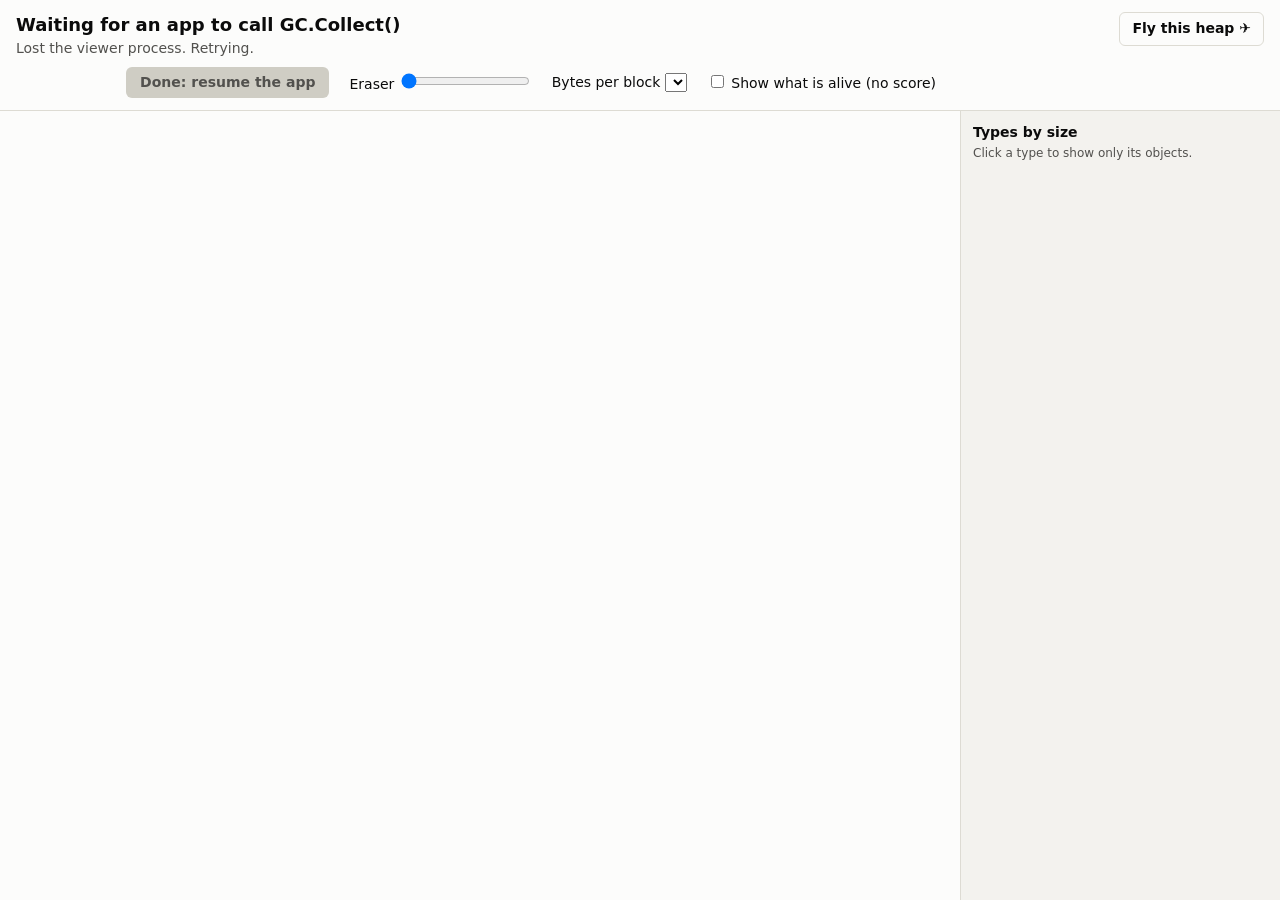
<file: viewer/wwwroot/index.html>
<!doctype html>
<html lang="en">
<head>
  <meta charset="utf-8">
  <meta name="viewport" content="width=device-width, initial-scale=1">
  <title>Manual GC</title>
  <link rel="stylesheet" href="style.css">
</head>
<body>
  <header>
    <a id="fly" href="flight.html">Fly this heap ✈</a>
    <h1 id="title">Waiting for an app to call GC.Collect()</h1>
    <p id="subtitle">Start one with ./play and your app.</p>
    <div id="apps"></div>
    <div id="controls">
      <span id="lives" role="status"></span>
      <span id="timer" role="timer"></span>
      <span id="score" role="status"></span>
      <button id="done" disabled>Done: resume the app</button>
      <label>Eraser <input type="range" id="radius" min="0" max="8" value="0"></label>
      <label>Bytes per block <select id="scale"></select></label>
      <label><input type="checkbox" id="reveal"> Show what is alive (no score)</label>
      <label id="hardcoreLabel" hidden><input type="checkbox" id="hardcore"> Hardcore: crashes the app</label>
    </div>
    <p id="danger" role="alert" hidden>⚠ HARDCORE IS ON. Erasing a live object really frees it. The app will crash or corrupt its data.</p>
    <p id="summary" role="status" hidden></p>
  </header>
  <main>
    <div id="map" tabindex="0" aria-label="Heap map">
      <div id="spacer"></div>
      <canvas id="canvas"></canvas>
      <div id="toast" role="alert" hidden></div>
    </div>
    <aside>
      <h2>Types by size</h2>
      <p class="hint">Click a type to show only its objects.</p>
      <div id="legend"></div>
    </aside>
  </main>
  <div id="tooltip" hidden></div>
  <script src="app.js"></script>
</body>
</html>
</file>
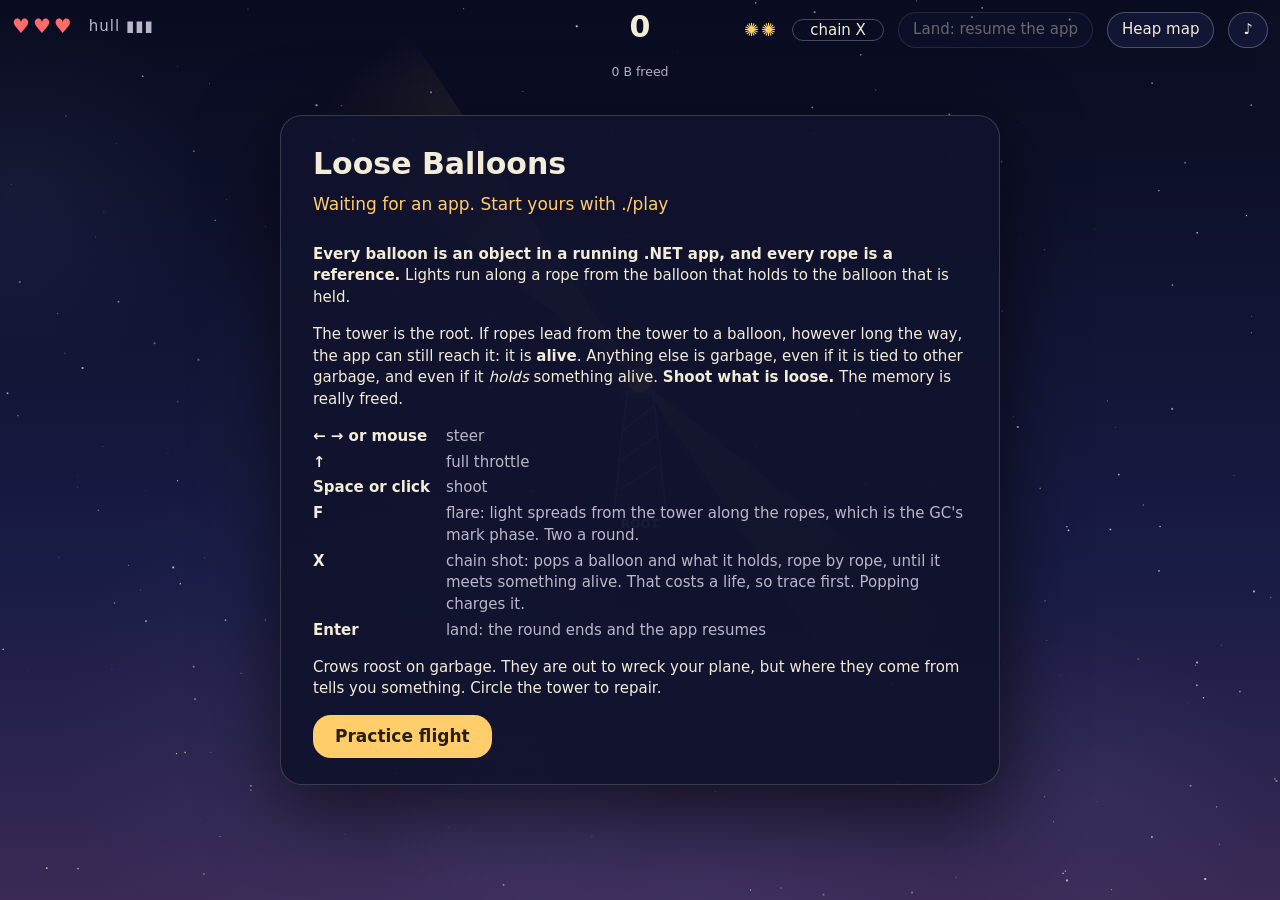
<file: viewer/wwwroot/flight.html>
<!doctype html>
<html lang="en">
<head>
  <meta charset="utf-8">
  <meta name="viewport" content="width=device-width, initial-scale=1">
  <title>Loose Balloons</title>
  <link rel="stylesheet" href="flight.css">
</head>
<body>
  <canvas id="sky" aria-label="Night sky with balloons. Fly with the arrow keys or the mouse."></canvas>

  <div id="hud">
    <div id="left">
      <span id="lives" role="status"></span>
      <span id="hull" role="status"></span>
      <span id="timer" role="timer"></span>
    </div>
    <div id="middle">
      <span id="points">0</span>
      <span id="combo"></span>
      <small id="freed" role="status"></small>
    </div>
    <div id="right">
      <span id="flares" title="Flares: F"></span>
      <span id="chainBox" title="Chain shot: X"><i id="chain"></i><em>chain X</em></span>
      <button id="land">Land: resume the app</button>
      <a href="./">Heap map</a>
      <button id="sound" aria-pressed="true" title="Sound: M">♪</button>
    </div>
  </div>
  <p id="toast" role="alert" hidden></p>
  <p id="label" hidden></p>

  <section id="panel">
    <h1 id="panelTitle">Loose Balloons</h1>
    <p id="panelText"></p>
    <div id="apps"></div>
    <div id="rules">
      <p><b>Every balloon is an object in a running .NET app, and every rope is a reference.</b> Lights run along a rope from the balloon that holds to the balloon that is held.</p>
      <p>The tower is the root. If ropes lead from the tower to a balloon, however long the way, the app can still reach it: it is <b>alive</b>. Anything else is garbage, even if it is tied to other garbage, and even if it <i>holds</i> something alive. <b>Shoot what is loose.</b> The memory is really freed.</p>
      <dl>
        <dt>← → or mouse</dt><dd>steer</dd>
        <dt>↑</dt><dd>full throttle</dd>
        <dt>Space or click</dt><dd>shoot</dd>
        <dt>F</dt><dd>flare: light spreads from the tower along the ropes, which is the GC's mark phase. Two a round.</dd>
        <dt>X</dt><dd>chain shot: pops a balloon and what it holds, rope by rope, until it meets something alive. That costs a life, so trace first. Popping charges it.</dd>
        <dt>Enter</dt><dd>land: the round ends and the app resumes</dd>
      </dl>
      <p>Crows roost on garbage. They are out to wreck your plane, but where they come from tells you something. Circle the tower to repair.</p>
    </div>
    <button id="go">Practice flight</button>
  </section>
  <script src="flight.js"></script>
</body>
</html>
</file>
<file: viewer/wwwroot/style.css>
:root {
  color-scheme: light;
  --page: #f3f2ee;
  --surface: #fcfcfb;
  --line: #dddbd3;
  --free: #ebe9e3;
  --text: #0b0b0b;
  --text-2: #52514e;
  --accent: #2a78d6;
  --critical: #d03b3b;
  --good: #0ca30c;
  --s1: #2a78d6;
  --s2: #eb6834;
  --s3: #1baf7a;
  --s4: #eda100;
  --s5: #e87ba4;
  --s6: #008300;
  --s7: #6250d6;
  --s8: #e34948;
  --other: #a5a39b;
  --dim: #cfcdc4;
}
@media (prefers-color-scheme: dark) {
  :root {
    color-scheme: dark;
    --page: #121211;
    --surface: #1a1a19;
    --line: #383835;
    --free: #1f1f1d;
    --text: #f0efec;
    --text-2: #c3c2b7;
    --accent: #3987e5;
    --critical: #d03b3b;
    --good: #0ca30c;
    --s1: #3987e5;
    --s2: #d95926;
    --s3: #199e70;
    --s4: #c98500;
    --s5: #d55181;
    --s6: #0ca30c;
    --s7: #9085e9;
    --s8: #e66767;
    --other: #6e6d67;
    --dim: #41413d;
  }
}
* {
  box-sizing: border-box;
}
body {
  margin: 0;
  height: 100vh;
  display: flex;
  flex-direction: column;
  background: var(--page);
  color: var(--text);
  font:
    14px/1.4 system-ui,
    sans-serif;
}
header {
  padding: 12px 16px;
  border-bottom: 1px solid var(--line);
  background: var(--surface);
}
h1 {
  font-size: 18px;
  margin: 0;
}
h2 {
  font-size: 14px;
  margin: 0;
}
p {
  margin: 2px 0 8px;
  color: var(--text-2);
}
#controls {
  display: flex;
  gap: 20px;
  flex-wrap: wrap;
  align-items: center;
}
main {
  flex: 1;
  display: flex;
  min-height: 0;
}
#map {
  position: relative;
  flex: 1;
  overflow-y: scroll;
  background: var(--surface);
}
#canvas {
  position: sticky;
  top: 0;
  left: 0;
  display: block;
}
#spacer {
  position: absolute;
  width: 1px;
}
aside {
  width: 320px;
  padding: 12px;
  overflow-y: auto;
  border-left: 1px solid var(--line);
}
.hint {
  font-size: 12px;
}
#legend button {
  display: grid;
  grid-template-columns: 12px 1fr auto;
  gap: 8px;
  align-items: center;
  width: 100%;
  padding: 3px 4px;
  border: 0;
  border-radius: 4px;
  background: none;
  color: inherit;
  font: inherit;
  font-size: 12px;
  text-align: left;
  cursor: pointer;
}
#legend button:hover {
  background: var(--dim);
}
#legend button[aria-pressed='true'] {
  outline: 2px solid var(--accent);
}
.swatch {
  width: 12px;
  height: 12px;
  border-radius: 3px;
}
.name {
  overflow: hidden;
  text-overflow: ellipsis;
  white-space: nowrap;
}
.num {
  color: var(--text-2);
  font-variant-numeric: tabular-nums;
}
#tooltip {
  position: fixed;
  z-index: 2;
  pointer-events: none;
  max-width: 420px;
  padding: 6px 8px;
  border: 1px solid var(--line);
  border-radius: 6px;
  background: var(--surface);
  box-shadow: 0 2px 8px #0003;
  font-size: 12px;
  overflow-wrap: anywhere;
}
#tooltip b {
  display: block;
}
@media (max-width: 700px) {
  main {
    flex-direction: column;
  }
  aside {
    width: auto;
    max-height: 35vh;
    border-left: 0;
    border-top: 1px solid var(--line);
  }
}
#done {
  padding: 6px 14px;
  border: 0;
  border-radius: 6px;
  background: var(--accent);
  color: #fff;
  font: inherit;
  font-weight: 600;
  cursor: pointer;
}
#done:disabled {
  background: var(--dim);
  color: var(--text-2);
  cursor: default;
}
#lives {
  font-size: 16px;
  letter-spacing: 2px;
}
#lives .lost {
  opacity: 0.3;
}
#toast {
  position: fixed;
  left: 24px;
  bottom: 24px;
  z-index: 2;
  padding: 10px 14px;
  border-left: 4px solid var(--critical);
  border-radius: 6px;
  background: var(--surface);
  box-shadow: 0 2px 8px #0005;
}
#map.playing {
  cursor: crosshair;
  touch-action: none;
}
#timer {
  font-size: 18px;
  font-weight: 600;
  font-variant-numeric: tabular-nums;
  min-width: 4ch;
}
#timer.low {
  color: var(--critical);
}
#score {
  font-variant-numeric: tabular-nums;
}
#hardcoreLabel {
  color: var(--critical);
  font-weight: 600;
}
#danger {
  margin: 8px 0 0;
  padding: 8px 12px;
  border-radius: 6px;
  background: var(--critical);
  color: #fff;
  font-weight: 700;
}
#summary {
  margin: 8px 0 0;
  padding: 8px 12px;
  border-radius: 6px;
  background: var(--dim);
  color: var(--text);
}
[hidden] {
  display: none !important;
}
#fly {
  float: right;
  padding: 6px 12px;
  border: 1px solid var(--line);
  border-radius: 6px;
  color: inherit;
  text-decoration: none;
  font-weight: 600;
}
#fly:hover {
  background: var(--dim);
}
#apps {
  display: flex;
  gap: 8px;
  flex-wrap: wrap;
}
#apps:not(:empty) {
  margin-bottom: 8px;
}
#apps button {
  padding: 6px 14px;
  border: 1px solid var(--accent);
  border-radius: 6px;
  background: none;
  color: inherit;
  font: inherit;
  font-weight: 600;
  cursor: pointer;
}
#apps button:disabled {
  opacity: 0.4;
  cursor: default;
}
</file>
<file: viewer/wwwroot/flight.css>
:root {
  color-scheme: dark;
  --ink: #f3ecd8;
  --ink-2: #b9b7c9;
  --night: #0d1024;
  --glass: #14183acc;
  --gold: #ffce6b;
  --bad: #ff6b6b;
}
* {
  box-sizing: border-box;
}
html,
body {
  margin: 0;
  height: 100%;
  overflow: hidden;
  background: var(--night);
  color: var(--ink);
  font:
    15px/1.45 ui-rounded,
    system-ui,
    sans-serif;
}
#sky {
  position: fixed;
  inset: 0;
  width: 100%;
  height: 100%;
  display: block;
  cursor: crosshair;
  touch-action: none;
}
#hud {
  position: fixed;
  inset: 12px 12px auto;
  display: grid;
  grid-template-columns: 1fr auto 1fr;
  gap: 12px;
  align-items: start;
  pointer-events: none;
  font-variant-numeric: tabular-nums;
}
#hud > div {
  display: flex;
  gap: 14px;
  align-items: center;
  flex-wrap: wrap;
}
#right {
  justify-content: flex-end;
}
#right > * {
  pointer-events: auto;
}
#lives {
  color: var(--bad);
  font-size: 20px;
  letter-spacing: 3px;
}
#hull {
  color: var(--ink-2);
  letter-spacing: 1px;
}
#timer {
  font-size: 20px;
  font-weight: 700;
}
#timer.low {
  color: var(--bad);
}
#middle {
  flex-direction: column;
  gap: 0 !important;
}
#points {
  font-size: 30px;
  font-weight: 800;
  line-height: 1;
}
#combo {
  color: var(--gold);
  font-weight: 700;
  min-height: 1.4em;
}
#freed {
  color: var(--ink-2);
}
#flares {
  color: var(--gold);
  font-size: 18px;
  letter-spacing: 2px;
}
#chainBox {
  position: relative;
  width: 92px;
  height: 22px;
  border: 1px solid #ffffff40;
  border-radius: 11px;
  overflow: hidden;
}
#chain {
  position: absolute;
  inset: 0;
  transform-origin: left;
  transform: scaleX(0);
  background: #7a6cf0;
}
#chainBox.ready {
  border-color: var(--gold);
}
#chainBox em {
  position: relative;
  display: block;
  text-align: center;
  font: 600 12px/20px inherit;
  font-style: normal;
}
button,
#right a {
  padding: 6px 14px;
  border: 1px solid #ffffff40;
  border-radius: 18px;
  background: var(--glass);
  color: var(--ink);
  font: inherit;
  text-decoration: none;
  cursor: pointer;
}
button:hover,
#right a:hover {
  border-color: var(--gold);
}
button:disabled {
  opacity: 0.4;
  cursor: default;
}
#toast {
  position: fixed;
  left: 50%;
  bottom: 9%;
  transform: translateX(-50%);
  max-width: min(760px, 92vw);
  margin: 0;
  padding: 10px 18px;
  border-radius: 14px;
  background: var(--glass);
  border: 1px solid #ffffff30;
  text-align: center;
}
#toast.bad {
  border-color: var(--bad);
}
#label {
  position: fixed;
  margin: 0;
  padding: 3px 9px;
  border-radius: 9px;
  background: var(--glass);
  font-size: 12px;
  pointer-events: none;
  white-space: nowrap;
}
#panel {
  position: fixed;
  inset: 0;
  margin: auto;
  width: min(720px, 94vw);
  height: fit-content;
  max-height: 92vh;
  overflow-y: auto;
  padding: 26px 32px;
  border: 1px solid #ffffff2a;
  border-radius: 22px;
  background: #11142ef2;
  box-shadow: 0 20px 80px #000a;
}
#panel h1 {
  margin: 0 0 6px;
  font-size: 30px;
}
#panelText {
  font-size: 17px;
  color: var(--gold);
  margin: 0 0 12px;
  white-space: pre-line;
}
#panel dl {
  display: grid;
  grid-template-columns: auto 1fr;
  gap: 4px 16px;
  margin: 12px 0;
}
#panel dt {
  font-weight: 700;
  white-space: nowrap;
}
#panel dd {
  margin: 0;
  color: var(--ink-2);
}
#go {
  font-size: 17px;
  padding: 9px 22px;
  background: var(--gold);
  color: #2a1e00;
  border: 0;
  font-weight: 700;
}
[hidden] {
  display: none !important;
}
@media (max-width: 760px) {
  #hud {
    grid-template-columns: 1fr;
  }
  #right {
    justify-content: flex-start;
  }
}
#apps {
  display: flex;
  gap: 10px;
  flex-wrap: wrap;
}
#apps:not(:empty) {
  margin-bottom: 14px;
}
#apps button {
  font-size: 17px;
  padding: 9px 22px;
  background: var(--gold);
  color: #2a1e00;
  border: 0;
  font-weight: 700;
}
#apps:not(:empty) ~ #go {
  background: var(--glass);
  color: var(--ink);
  border: 1px solid #ffffff40;
}
</file>
